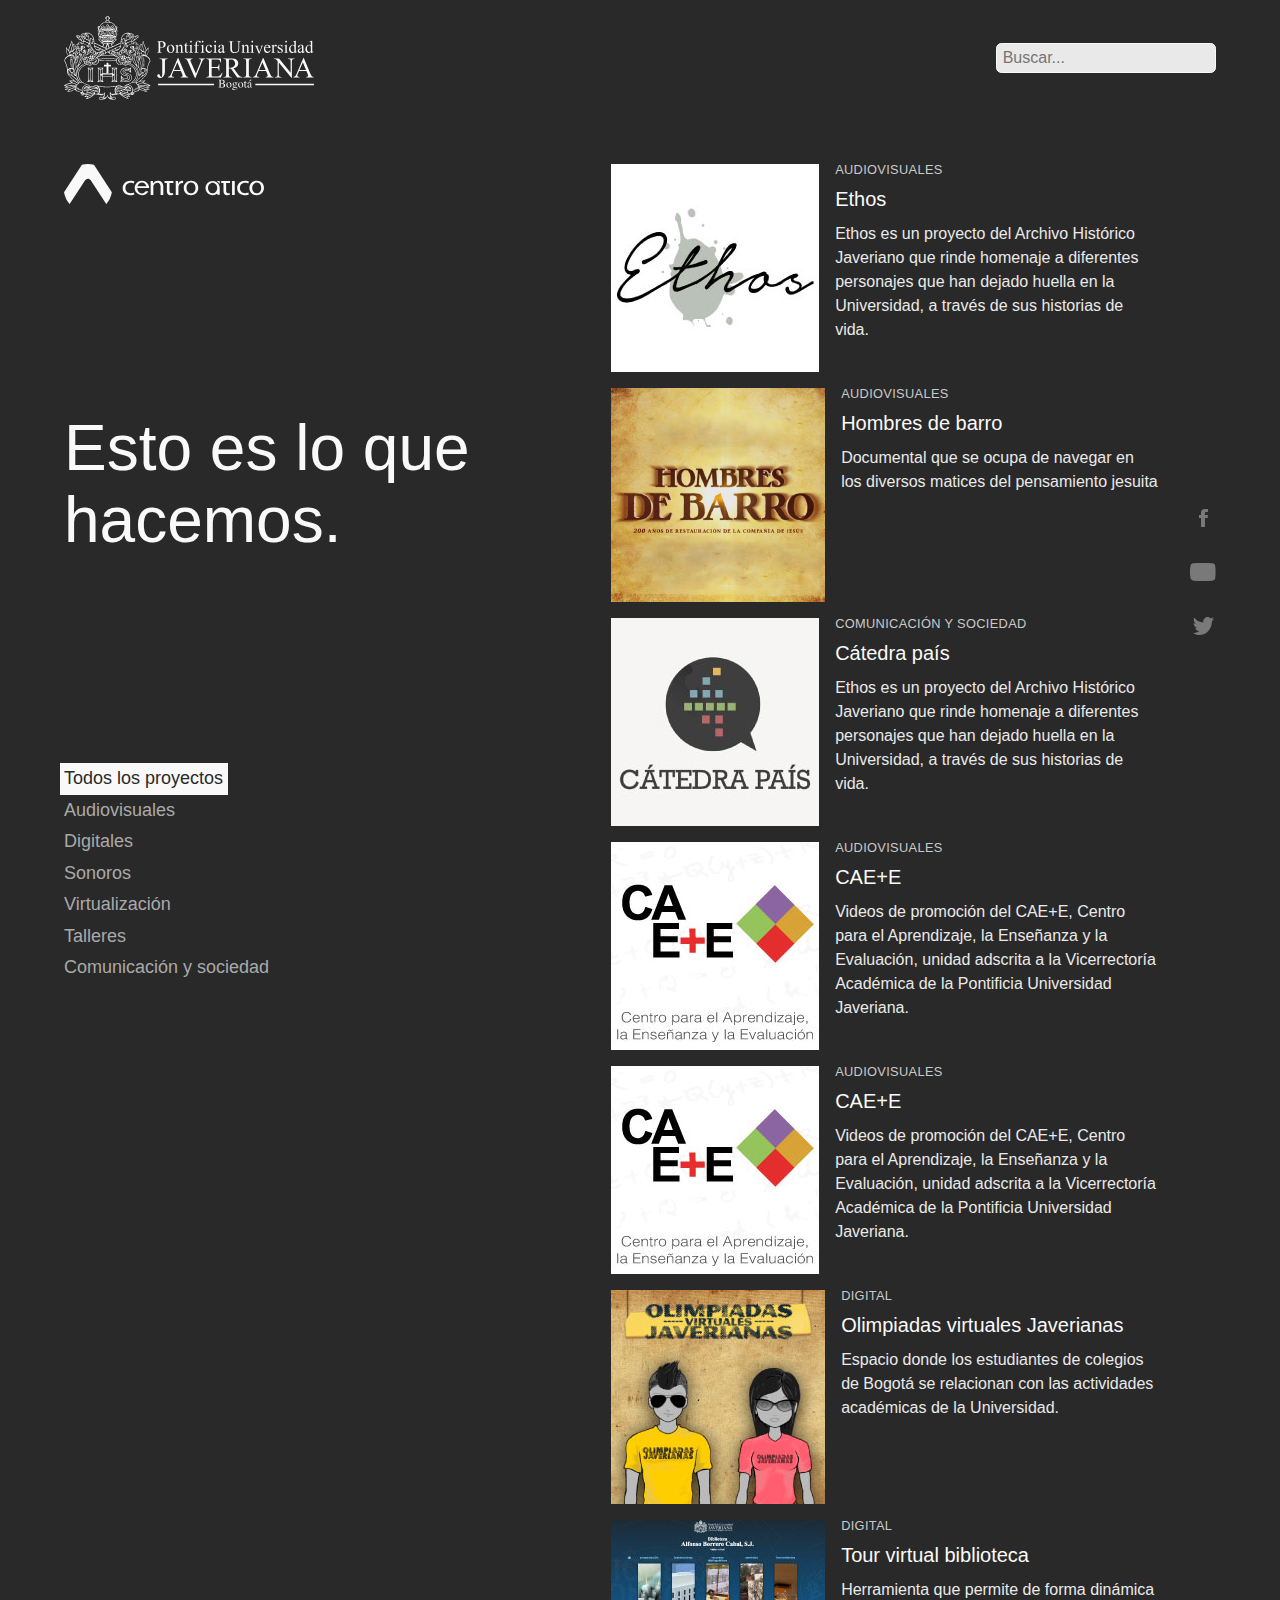
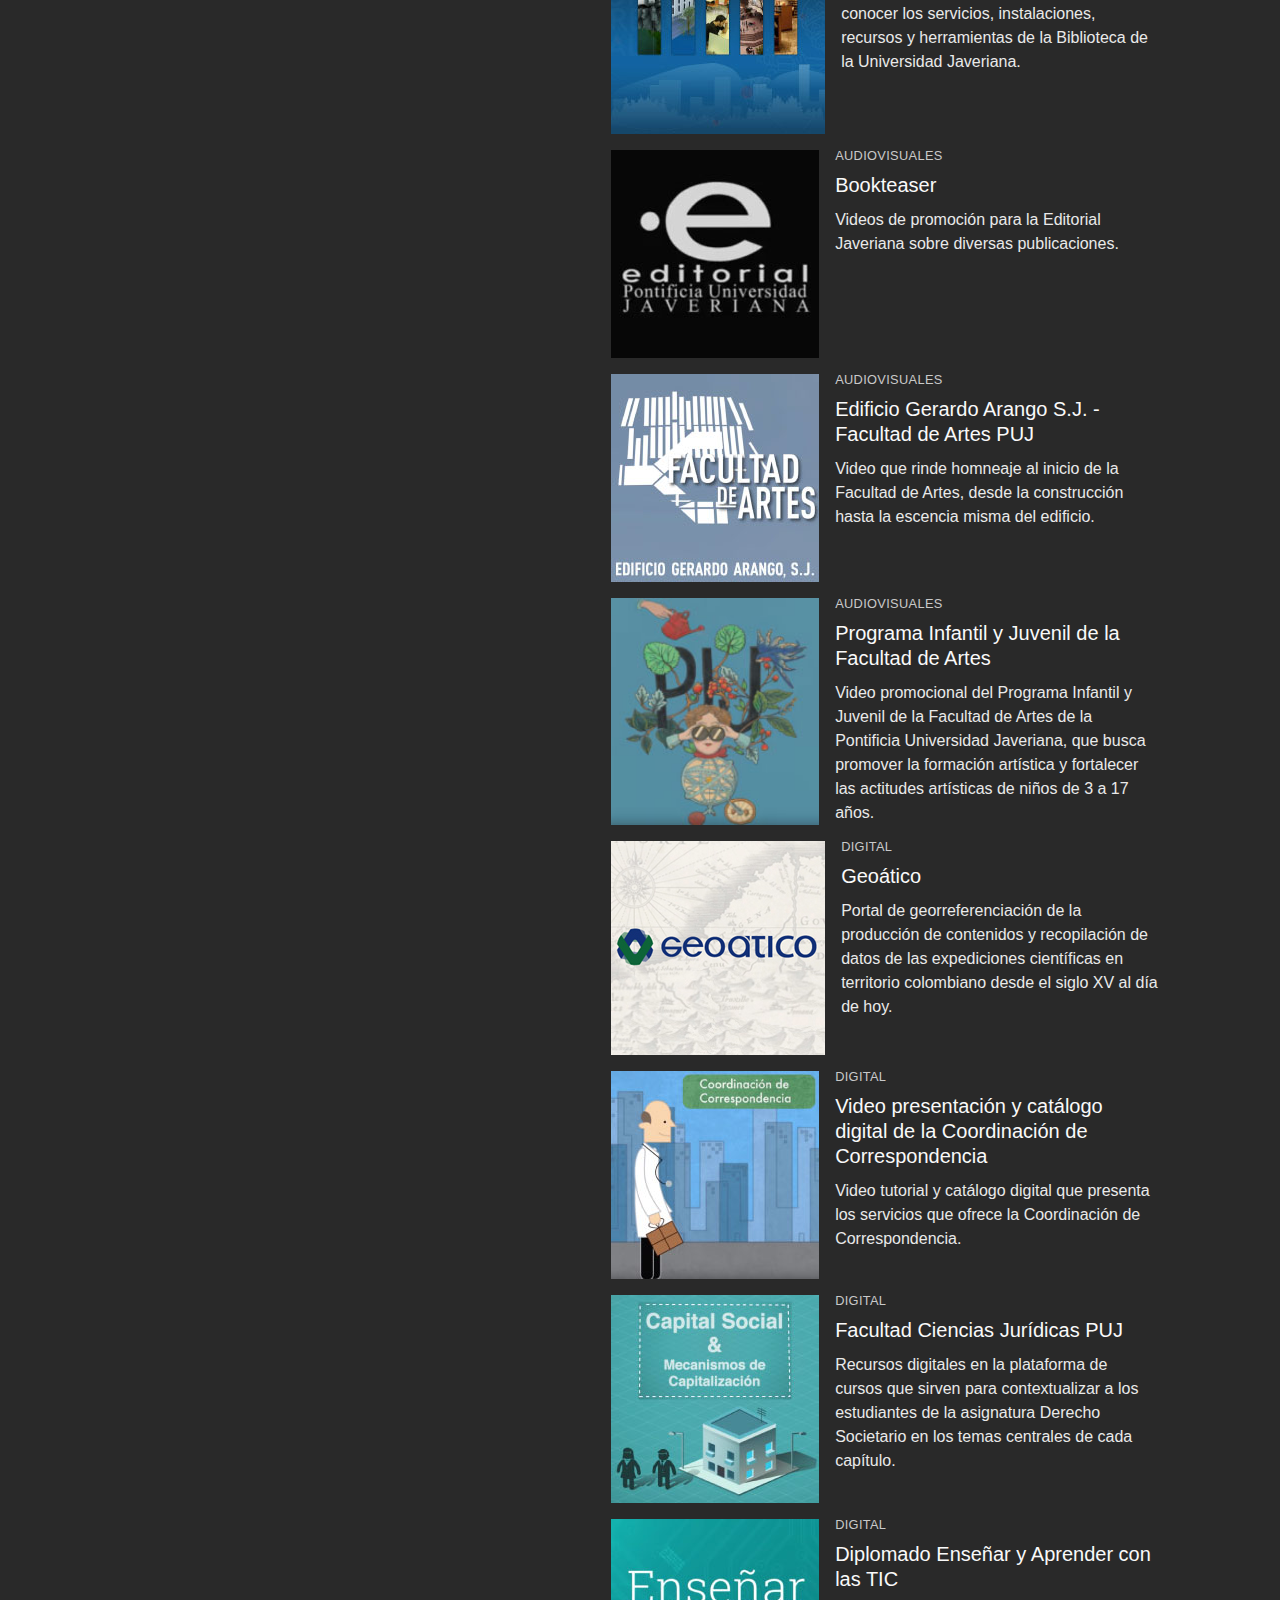
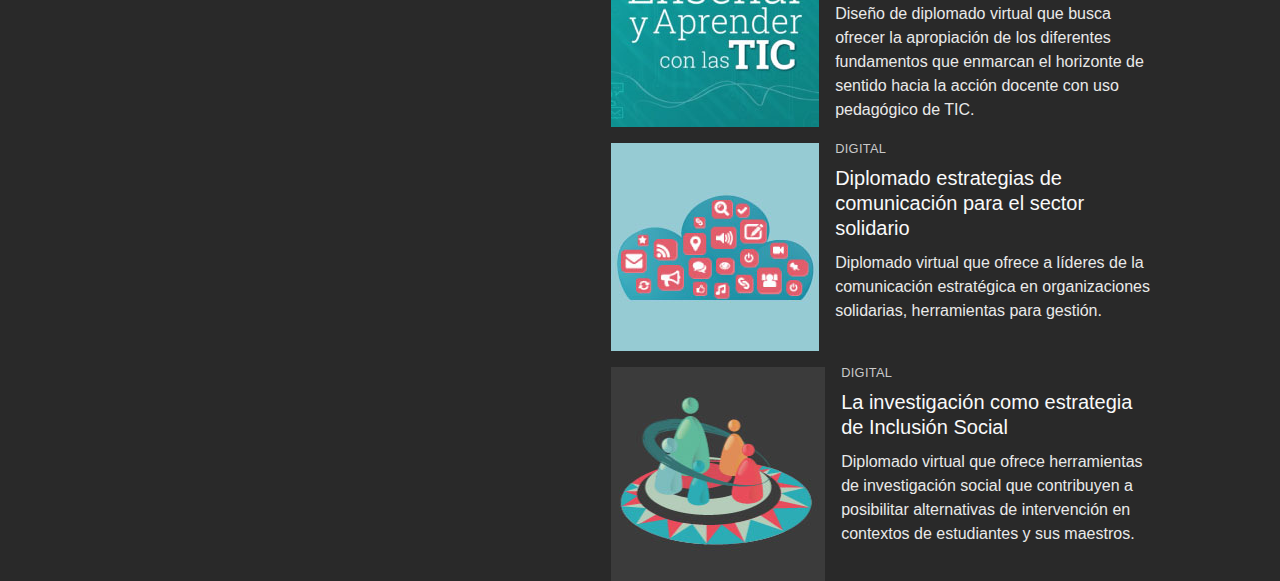
<file: index.html>
<!DOCTYPE html>
<html class="no-js">
<head>
        <meta charset="utf-8">
        <meta http-equiv="X-UA-Compatible" content="IE=edge">
        <title>Centro Ático :: Portafolio | Pontificia Universidad Javeriana</title>
        <meta name="description" content="">
        <meta name="viewport" content="width=device-width, initial-scale=1">
		<link href="http://www.javeriana.edu.co/PortalJaveriana-Theme/HomeJaveriana/images/favicon.ico" rel="Shortcut Icon" />
		<link href="http://overpass-30e2.kxcdn.com/overpass.css" rel="stylesheet">
        <link rel="stylesheet" href="css/estilo.css">
    </head>

    <body>
		<div class="header-wrapper">
			<header class="header">
				<h1 class="header-title" title="Pontificia Universidad Javeriana">
					<a href="http://www.javeriana.edu.co/home">
						<svg preserveAspectRatio="xMidYMid meet" class="header-title_escudo" viewBox="0 0 278.256 93.42">
							<title>Pontificia Universidad Javeriana</title>
							<use xlink:href="img/iconos.svg#escudo"></use>
						</svg>
					</a>
				</h1>
				<form class="header-search">
					<input class="header-search_input" type="search" placeholder="Buscar..."/>
				</form>
			</header>
		</div>
		<div class="content-wrapper">
			<main class="main">
				<section class="main-hero">
					<svg preserveAspectRatio="xMidYMid meet" class="main-hero_logo" viewBox="0 0 279.32 55.967">
						<title>Centro Ático</title>
						<use xlink:href="img/iconos.svg#logo"></use>
					</svg>
					<h1 class="main-hero_title">Esto es lo que hacemos.</h1>
					<nav class="main-hero-nav">
						<ul class="main-hero-nav-items">
							<li class="main-hero-nav-item">
								<a data-filter="filter-all" class="main-hero-nav_link:active main-hero-nav_link" href="#">Todos los proyectos</a>
							</li>
							<li class="main-hero-nav-item">
								<a data-filter="filter-aud" class="main-hero-nav_link" href="#">Audiovisuales</a>
							</li>
							<li class="main-hero-nav-item">
								<a data-filter="filter-dig" class="main-hero-nav_link" href="#">Digitales</a>
							</li>
							<li class="main-hero-nav-item">
								<a data-filter="filter-son" class="main-hero-nav_link" href="#">Sonoros</a>
							</li>
							<li class="main-hero-nav-item">
								<a data-filter="filter-vir" class="main-hero-nav_link" href="#">Virtualización</a>
							</li>
							<li class="main-hero-nav-item">
								<a data-filter="filter-tal" class="main-hero-nav_link" href="#">Talleres</a>
							</li>
							<li class="main-hero-nav-item">
								<a data-filter="filter-com" class="main-hero-nav_link" href="#">Comunicación y sociedad</a>
							</li>
						</ul>
					</nav>
				</section>
				<section class="main-projects">
					<ul class="main-projects-items">
						<li class="main-projects-item" data-item-type="filter-aud">
							<a class="main-projects_link main-projects:aud" href="aud-ethos.html">
								<img class="main-projects_link-img" src="img/aud/ethos.jpg" alt="Ethos"/>
								<span class="main-projects_link-meta">
									<h3 class="main-projects_link-meta_cat">Audiovisuales</h3>
									<h2 class="main-projects_link-meta_title">Ethos</h2>
									<p class="main-projects_link-meta_descr">Ethos es un proyecto del Archivo Histórico Javeriano que rinde homenaje a diferentes personajes que han dejado huella en la Universidad, a través de sus historias de vida.</p>
								</span>
							</a>
						</li>
						<li class="main-projects-item" data-item-type="filter-aud">
							<a class="main-projects_link main-projects:aud" href="aud-hombresdebarro.html">
								<img class="main-projects_link-img" src="img/aud/hombresdebarro.jpg" alt="Hombres de barro"/>
								<span class="main-projects_link-meta">
									<h3 class="main-projects_link-meta_cat">Audiovisuales</h3>
									<h2 class="main-projects_link-meta_title">Hombres de barro</h2>
									<p class="main-projects_link-meta_descr">Documental que se ocupa de navegar en los diversos matices del pensamiento jesuita</p>
								</span>
							</a>
						</li>
						<li class="main-projects-item" data-item-type="filter-com">
							<a class="main-projects_link main-projects:com" href="com-catedrapais.html">
								<img class="main-projects_link-img" src="img/com/catedrapais.jpg" alt="Cátedra País"/>
								<span class="main-projects_link-meta">
									<h3 class="main-projects_link-meta_cat">Comunicación y sociedad</h3>
									<h2 class="main-projects_link-meta_title">Cátedra país</h2>
									<p class="main-projects_link-meta_descr">Ethos es un proyecto del Archivo Histórico Javeriano que rinde homenaje a diferentes personajes que han dejado huella en la Universidad, a través de sus historias de vida.</p>
								</span>
							</a>
						</li>
						<li class="main-projects-item" data-item-type="filter-aud">
							<a class="main-projects_link main-projects:aud" href="aud-catedrapais.html">
								<img class="main-projects_link-img" src="img/aud/caee.jpg" alt="CAE+E"/>
								<span class="main-projects_link-meta">
									<h3 class="main-projects_link-meta_cat">Audiovisuales</h3>
									<h2 class="main-projects_link-meta_title">CAE+E</h2>
									<p class="main-projects_link-meta_descr">Videos de promoción del CAE+E, Centro para el Aprendizaje, la Enseñanza y la Evaluación, unidad adscrita a la Vicerrectoría Académica de la Pontificia Universidad Javeriana.</p>
								</span>
							</a>
						</li>
						<li class="main-projects-item" data-item-type="filter-aud">
							<a class="main-projects_link main-projects:aud" href="aud-catedrapais.html">
								<img class="main-projects_link-img" src="img/aud/caee.jpg" alt="CAE+E"/>
								<span class="main-projects_link-meta">
									<h3 class="main-projects_link-meta_cat">Audiovisuales</h3>
									<h2 class="main-projects_link-meta_title">CAE+E</h2>
									<p class="main-projects_link-meta_descr">Videos de promoción del CAE+E, Centro para el Aprendizaje, la Enseñanza y la Evaluación, unidad adscrita a la Vicerrectoría Académica de la Pontificia Universidad Javeriana.</p>
								</span>
							</a>
						</li>
						<li class="main-projects-item" data-item-type="filter-dig">
							<a class="main-projects_link main-projects:dig" href="dig-catedrapais.html">
								<img class="main-projects_link-img" src="img/dig/olimpiadas.jpg" alt="Olimpiadas virtuales Javerianas"/>
								<span class="main-projects_link-meta">
									<h3 class="main-projects_link-meta_cat">Digital</h3>
									<h2 class="main-projects_link-meta_title">Olimpiadas virtuales Javerianas</h2>
									<p class="main-projects_link-meta_descr">Espacio donde los estudiantes de colegios de Bogotá se relacionan con las actividades académicas de la Universidad.</p>
								</span>
							</a>
						</li>
						<li class="main-projects-item" data-item-type="filter-dig">
							<a class="main-projects_link main-projects:dig" href="dig-tourvirtual.html">
								<img class="main-projects_link-img" src="img/dig/tourvirtual.jpg" alt="Tour virtual biblioteca"/>
								<span class="main-projects_link-meta">
									<h3 class="main-projects_link-meta_cat">Digital</h3>
									<h2 class="main-projects_link-meta_title">Tour virtual biblioteca</h2>
									<p class="main-projects_link-meta_descr">Herramienta que permite de forma dinámica conocer los servicios, instalaciones, recursos y herramientas de la Biblioteca de la Universidad Javeriana.</p>
								</span>
							</a>
						</li>
						<li class="main-projects-item" data-item-type="filter-aud">
							<a class="main-projects_link main-projects:aud" href="aud-bookteaser.html">
								<img class="main-projects_link-img" src="img/aud/bookteaser.jpg" alt="Bookteaser"/>
								<span class="main-projects_link-meta">
									<h3 class="main-projects_link-meta_cat">Audiovisuales</h3>
									<h2 class="main-projects_link-meta_title">Bookteaser</h2>
									<p class="main-projects_link-meta_descr">Videos de promoción para la Editorial Javeriana sobre diversas publicaciones.</p>
								</span>
							</a>
						</li>
						<li class="main-projects-item" data-item-type="filter-aud">
							<a class="main-projects_link main-projects:aud" href="aud-construccionartes.html">
								<img class="main-projects_link-img" src="img/aud/construccionartes.jpg" alt="Edificio Gerardo Arango S.J. - Facultad de Artes PUJ"/>
								<span class="main-projects_link-meta">
									<h3 class="main-projects_link-meta_cat">Audiovisuales</h3>
									<h2 class="main-projects_link-meta_title">Edificio Gerardo Arango S.J. - Facultad de Artes PUJ</h2>
									<p class="main-projects_link-meta_descr">Video que rinde homneaje al inicio de la Facultad de Artes, desde la construcción hasta la escencia misma del edificio.</p>
								</span>
							</a>
						</li>
						<li class="main-projects-item" data-item-type="filter-aud">
							<a class="main-projects_link main-projects:aud" href="aud-pij.html">
								<img class="main-projects_link-img" src="img/aud/pij.jpg" alt="Programa Infantil y Juvenil de la Facultad de Artes "/>
								<span class="main-projects_link-meta">
									<h3 class="main-projects_link-meta_cat">Audiovisuales</h3>
									<h2 class="main-projects_link-meta_title">Programa Infantil y Juvenil de la Facultad de Artes </h2>
									<p class="main-projects_link-meta_descr">Video promocional del Programa Infantil y Juvenil de la Facultad de Artes de la Pontificia Universidad Javeriana, que busca promover la formación artística y fortalecer las actitudes artísticas de niños de 3 a 17 años.</p>
								</span>
							</a>
						</li>
						<li class="main-projects-item" data-item-type="filter-dig">
							<a class="main-projects_link main-projects:dig" href="dig-geoatico.html">
								<img class="main-projects_link-img" src="img/dig/geoatico.jpg" alt="Geoático"/>
								<span class="main-projects_link-meta">
									<h3 class="main-projects_link-meta_cat">Digital</h3>
									<h2 class="main-projects_link-meta_title">Geoático</h2>
									<p class="main-projects_link-meta_descr">Portal de georreferenciación de la producción de contenidos y recopilación de datos de las expediciones científicas en territorio colombiano desde el siglo XV al día de hoy.</p>
								</span>
							</a>
						</li>
						<li class="main-projects-item" data-item-type="filter-dig">
							<a class="main-projects_link main-projects:dig" href="dig-coordinaci.html">
								<img class="main-projects_link-img" src="img/dig/coordinaci.jpg" alt="Video presentación y catálogo digital de la Coordinación de Correspondencia"/>
								<span class="main-projects_link-meta">
									<h3 class="main-projects_link-meta_cat">Digital</h3>
									<h2 class="main-projects_link-meta_title">Video presentación y catálogo digital de la Coordinación de Correspondencia</h2>
									<p class="main-projects_link-meta_descr">Video tutorial y catálogo digital que presenta los servicios que ofrece la Coordinación de Correspondencia.</p>
								</span>
							</a>
						</li>
						<li class="main-projects-item" data-item-type="filter-dig">
							<a class="main-projects_link main-projects:dig" href="dig-fac.html">
								<img class="main-projects_link-img" src="img/dig/fac.jpg" alt="Facultad Ciencias Jurídicas PUJ"/>
								<span class="main-projects_link-meta">
									<h3 class="main-projects_link-meta_cat">Digital</h3>
									<h2 class="main-projects_link-meta_title">Facultad Ciencias Jurídicas PUJ</h2>
									<p class="main-projects_link-meta_descr">Recursos digitales en la plataforma de cursos que sirven para contextualizar a los estudiantes de la asignatura Derecho Societario en los temas centrales de cada capítulo.</p>
								</span>
							</a>
						</li>
						<li class="main-projects-item" data-item-type="filter-dig">
							<a class="main-projects_link main-projects:dig" href="dig-tic.html">
								<img class="main-projects_link-img" src="img/dig/tic.jpg" alt="Enseñar y aprender con las TIC"/>
								<span class="main-projects_link-meta">
									<h3 class="main-projects_link-meta_cat">Digital</h3>
									<h2 class="main-projects_link-meta_title">Diplomado Enseñar y Aprender con las TIC</h2>
									<p class="main-projects_link-meta_descr">Diseño de diplomado virtual que busca ofrecer la apropiación de los diferentes fundamentos que enmarcan el horizonte de sentido hacia la acción docente con uso pedagógico de TIC.</p>
								</span>
							</a>
						</li>
						<li class="main-projects-item" data-item-type="filter-dig">
							<a class="main-projects_link main-projects:dig" href="dig-diplomadosectorsoli.html">
								<img class="main-projects_link-img" src="img/dig/diplomadosectorsoli.jpg" alt="Diplomado estrategias de comunicación para el sector solidario"/>
								<span class="main-projects_link-meta">
									<h3 class="main-projects_link-meta_cat">Digital</h3>
									<h2 class="main-projects_link-meta_title">Diplomado estrategias de comunicación para el sector solidario</h2>
									<p class="main-projects_link-meta_descr">Diplomado virtual que ofrece a líderes de la comunicación estratégica en organizaciones solidarias, herramientas para gestión.</p>
								</span>
							</a>
						</li>
						<li class="main-projects-item" data-item-type="filter-dig">
							<a class="main-projects_link main-projects:dig" href="dig-investigacioninclusionsocial.html">
								<img class="main-projects_link-img" src="img/dig/investigacioninclusionsocial.jpg" alt="La investigación como estrategia de Inclusión Social"/>
								<span class="main-projects_link-meta">
									<h3 class="main-projects_link-meta_cat">Digital</h3>
									<h2 class="main-projects_link-meta_title">La investigación como estrategia de Inclusión Social</h2>
									<p class="main-projects_link-meta_descr">Diplomado virtual que ofrece herramientas de investigación social que contribuyen a posibilitar alternativas de intervención en contextos de estudiantes y sus maestros.</p>
								</span>
							</a>
						</li>
					</ul>
				</section>
			</main>
			<nav class="nav-social">
				<ul class="nav-social-links">
					<li>
						<a class="nav-social_link nav-social_link_fb" href="https://www.facebook.com/comunicacionesatico">
							<svg preserveAspectRatio="xMidYMid meet" class="nav-social_link_icon" viewBox="0 0 18.64 37.4">
								<title>Facebook</title>
								<use xlink:href="img/iconos.svg#social-fb"></use>
							</svg>
						</a>
					</li>
					<li>
						<a class="nav-social_link nav-social_link_yt" href="https://www.youtube.com/user/CentroAticoJaveriana">
							<svg preserveAspectRatio="xMidYMid meet" class="nav-social_link_icon" viewBox="0 0 41.34 28.9">
								<title>YouTube</title>
								<use xlink:href="img/iconos.svg#social-yt"></use>
							</svg>
						</a>
					</li>
					<li>
						<a class="nav-social_link nav-social_link_tw" href="https://twitter.com/centroatico">
							<svg preserveAspectRatio="xMidYMid meet" class="nav-social_link_icon" viewBox="0 0 37.41 32.214">
								<title>Twitter</title>
								<use xlink:href="img/iconos.svg#social-tw"></use>
							</svg>
						</a>
					</li>
				</ul>
			</nav>
		</div>
		<script src="http://code.jquery.com/jquery-3.3.1.min.js"></script>
		<script src="js/funciones.js"></script>
    </body>
</html>
</file>
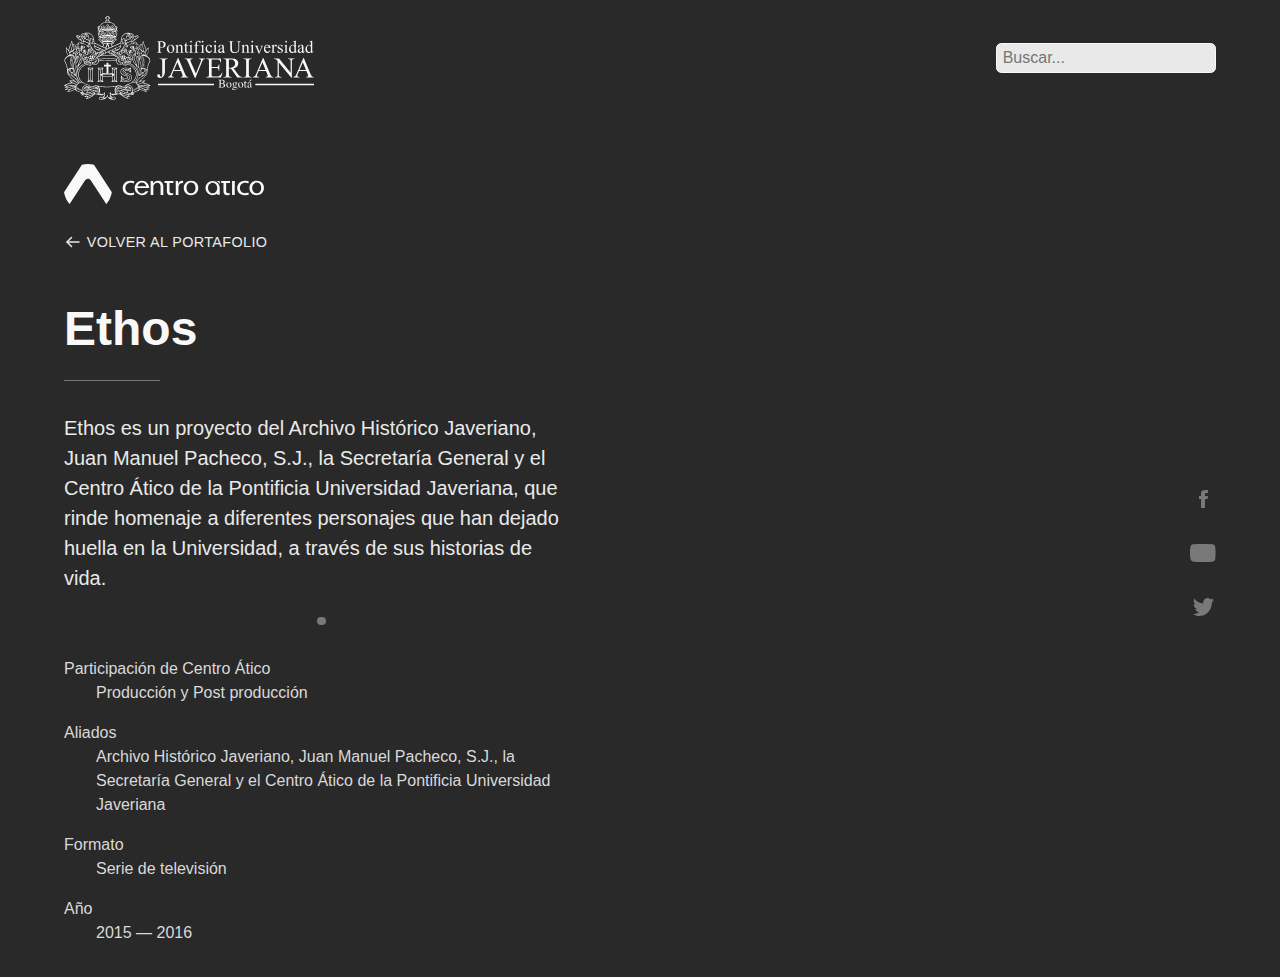
<file: aud-ethos.html>
<!DOCTYPE html>
<html class="no-js">
<head>
        <meta charset="utf-8">
        <meta http-equiv="X-UA-Compatible" content="IE=edge">
        <title>Centro Ático :: Portafolio | Pontificia Universidad Javeriana</title>
        <meta name="description" content="">
        <meta name="viewport" content="width=device-width, initial-scale=1">
		<link href="http://www.javeriana.edu.co/PortalJaveriana-Theme/HomeJaveriana/images/favicon.ico" rel="Shortcut Icon" />
		<link href="http://overpass-30e2.kxcdn.com/overpass.css" rel="stylesheet">
        <link rel="stylesheet" href="css/estilo.css">
    </head>

    <body>
		<div class="header-wrapper">
			<header class="header">
				<h1 class="header-title" title="Pontificia Universidad Javeriana">
					<a href="http://www.javeriana.edu.co/home">
						<svg preserveAspectRatio="xMidYMid meet" class="header-title_escudo" viewBox="0 0 278.256 93.42">
							<title>Pontificia Universidad Javeriana</title>
							<use xlink:href="img/iconos.svg#escudo"></use>
						</svg>
					</a>
				</h1>
				<form class="header-search">
					<input class="header-search_input" type="search" placeholder="Buscar..."/>
				</form>
			</header>
		</div>
		<div class="content-wrapper">
			<article class="main main-article">
				<section class="main-article-hero">
					<svg preserveAspectRatio="xMidYMid meet" class="main-article-hero_logo" viewBox="0 0 279.32 55.967">
						<title>Centro Ático</title>
						<use xlink:href="img/iconos.svg#logo"></use>
					</svg>
					<a class="main-article-hero-goback" href="index.html">Volver al portafolio</a>
					<h1 class="main-article-hero_title">Ethos</h1>
					<p class="main-article-hero_desc">Ethos es un proyecto del Archivo Histórico Javeriano, Juan Manuel Pacheco, S.J., la Secretaría General y el Centro Ático de la Pontificia Universidad Javeriana, que rinde homenaje a diferentes personajes que han dejado huella en la Universidad, a través de sus historias de vida.</p>
					<div class="main-article-hero-details">
						<dl class="main-article-hero_detail">
							<dt class="main-article-hero_detail-title">Participación de Centro Ático</dt>
							<dd class="main-article-hero_detail-text">Producción y Post producción</dd>
						</dl>
						<dl class="main-article-hero_detail">
							<dt class="main-article-hero_detail-title">Aliados</dt>
							<dd class="main-article-hero_detail-text">Archivo Histórico Javeriano, Juan Manuel Pacheco, S.J., la Secretaría General y el Centro Ático de la Pontificia Universidad Javeriana</dd>
						</dl>
						<dl class="main-article-hero_detail">
							<dt class="main-article-hero_detail-title">Formato</dt>
							<dd class="main-article-hero_detail-text">Serie de televisión</dd>
						</dl>
						<dl class="main-article-hero_detail">
							<dt class="main-article-hero_detail-title">Año</dt>
							<dd class="main-article-hero_detail-text">2015 &mdash; 2016</dd>
						</dl>
					</div>
				</section>
				<section class="main-project">
					<figure class="main-project-media">
						<iframe class="main-project-media_embed" allowfullscreen="" src="https://www.youtube-nocookie.com/embed/8KuNG-3xlvs?rel=0" frameborder="0" height="360" width="640"></iframe>
					</figure>
				</section>
			</article>
			<nav class="nav-social">
				<ul class="nav-social-links">
					<li>
						<a class="nav-social_link nav-social_link_fb" href="https://www.facebook.com/comunicacionesatico">
							<svg preserveAspectRatio="xMidYMid meet" class="nav-social_link_icon" viewBox="0 0 18.64 37.4">
								<title>Facebook</title>
								<use xlink:href="img/iconos.svg#social-fb"></use>
							</svg>
						</a>
					</li>
					<li>
						<a class="nav-social_link nav-social_link_yt" href="https://www.youtube.com/user/CentroAticoJaveriana">
							<svg preserveAspectRatio="xMidYMid meet" class="nav-social_link_icon" viewBox="0 0 41.34 28.9">
								<title>YouTube</title>
								<use xlink:href="img/iconos.svg#social-yt"></use>
							</svg>
						</a>
					</li>
					<li>
						<a class="nav-social_link nav-social_link_tw" href="https://twitter.com/centroatico">
							<svg preserveAspectRatio="xMidYMid meet" class="nav-social_link_icon" viewBox="0 0 37.41 32.214">
								<title>Twitter</title>
								<use xlink:href="img/iconos.svg#social-tw"></use>
							</svg>
						</a>
					</li>
				</ul>
			</nav>
		</div>
		<script src="http://code.jquery.com/jquery-3.3.1.min.js"></script>
		<script src="js/funciones.js"></script>
    </body>
</html>
</file>
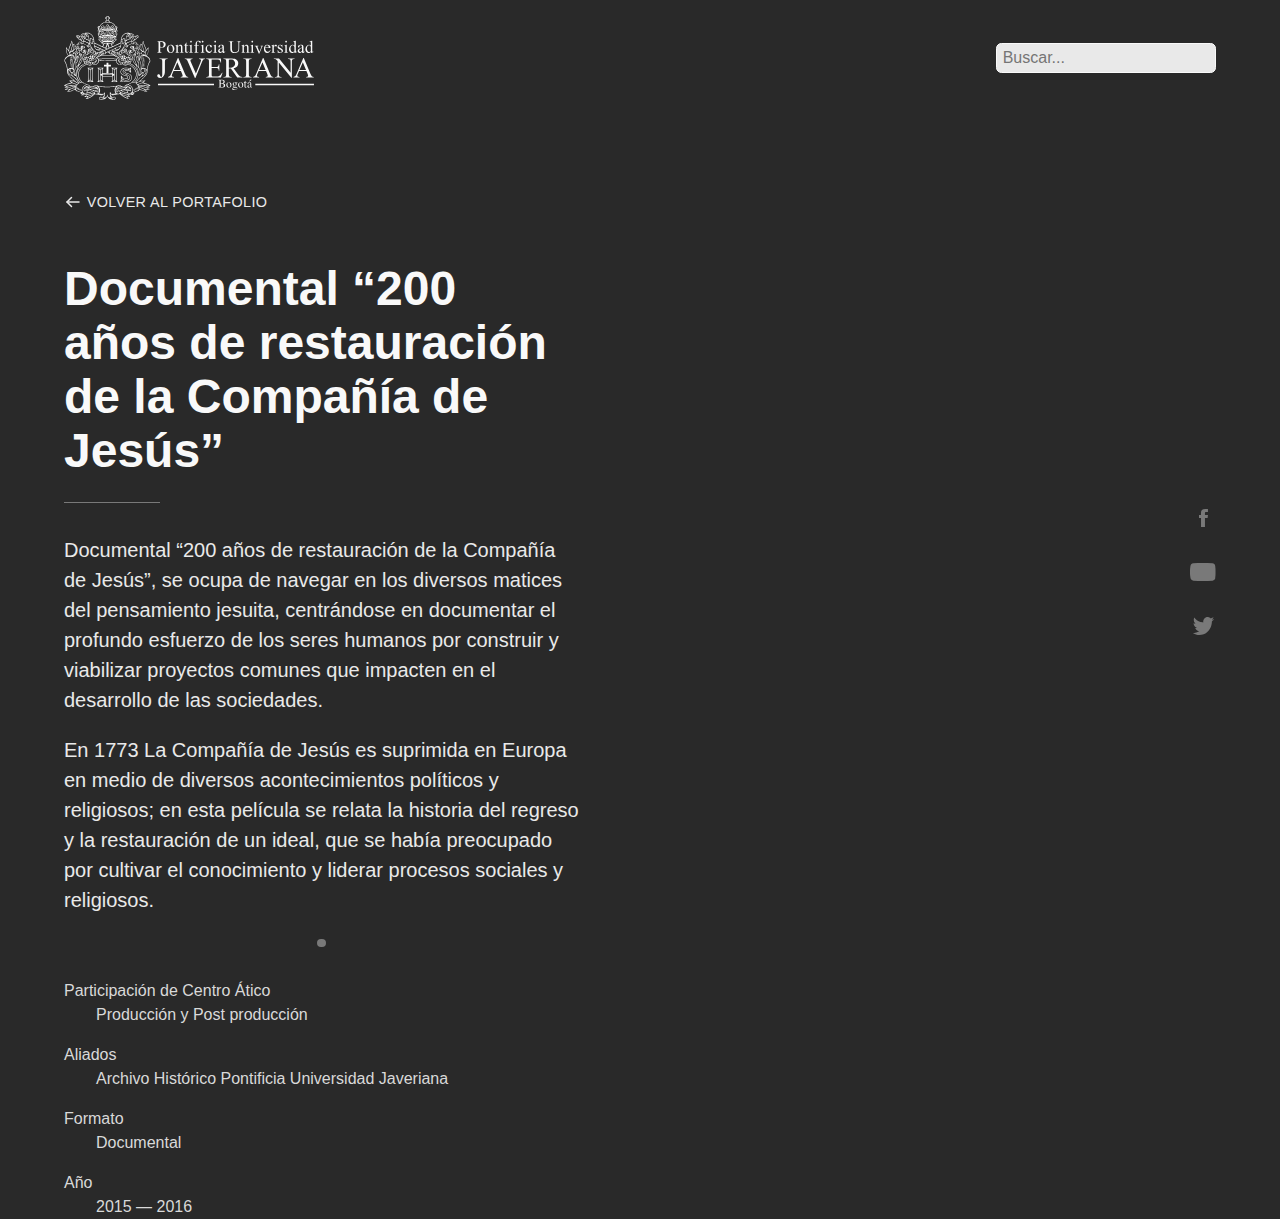
<file: aud-hombresdebarro.html>
<!DOCTYPE html>
<html class="no-js">
<head>
        <meta charset="utf-8">
        <meta http-equiv="X-UA-Compatible" content="IE=edge">
        <title>Centro Ático :: Portafolio | Pontificia Universidad Javeriana</title>
        <meta name="description" content="">
        <meta name="viewport" content="width=device-width, initial-scale=1">
		<link href="http://www.javeriana.edu.co/PortalJaveriana-Theme/HomeJaveriana/images/favicon.ico" rel="Shortcut Icon" />
		<link href="http://overpass-30e2.kxcdn.com/overpass.css" rel="stylesheet">
        <link rel="stylesheet" href="css/estilo.css">
    </head>

    <body>
		<div class="header-wrapper">
			<header class="header">
				<h1 class="header-title" title="Pontificia Universidad Javeriana">
					<a href="http://www.javeriana.edu.co/home">
						<svg preserveAspectRatio="xMidYMid meet" class="header-title_escudo" viewBox="0 0 278.256 93.42">
							<title>Pontificia Universidad Javeriana</title>
							<use xlink:href="img/iconos.svg#escudo"></use>
						</svg>
					</a>
				</h1>
				<form class="header-search">
					<input class="header-search_input" type="search" placeholder="Buscar..."/>
				</form>
			</header>
		</div>
		<div class="content-wrapper">
			<article class="main main-article">
				<section class="main-article-hero">
					<svg preserveAspectRatio="xMidYMid meet" class="main-article-hero_logo" viewBox="0 0 279.32 55.967">
						<title>Centro Ático</title>
						<use xlink:href="img/iconos.svg#logo"></use>
					</svg>
					<a class="main-article-hero-goback" href="index.html">Volver al portafolio</a>
					<h1 class="main-article-hero_title">Documental &ldquo;200 años de restauración de la Compañía de Jesús&rdquo;</h1>
					<p class="main-article-hero_desc">Documental &ldquo;200 años de restauración de la Compañía de Jesús&rdquo;, se ocupa de navegar en los diversos matices del pensamiento jesuita, centrándose en documentar el profundo esfuerzo de los seres humanos por construir y viabilizar proyectos comunes que impacten en el desarrollo de las sociedades.</p>
					<p class="main-article-hero_desc">En 1773 La Compañía de Jesús es suprimida en Europa en medio de diversos acontecimientos políticos y religiosos; en esta película se relata la historia del regreso y la restauración de un ideal, que se había preocupado por cultivar el conocimiento y liderar procesos sociales y religiosos.</p>
					<div class="main-article-hero-details">
						<dl class="main-article-hero_detail">
							<dt class="main-article-hero_detail-title">Participación de Centro Ático</dt>
							<dd class="main-article-hero_detail-text">Producción y Post producción</dd>
						</dl>
						<dl class="main-article-hero_detail">
							<dt class="main-article-hero_detail-title">Aliados</dt>
							<dd class="main-article-hero_detail-text">Archivo Histórico Pontificia Universidad Javeriana</dd>
						</dl>
						<dl class="main-article-hero_detail">
							<dt class="main-article-hero_detail-title">Formato</dt>
							<dd class="main-article-hero_detail-text">Documental</dd>
						</dl>
						<dl class="main-article-hero_detail">
							<dt class="main-article-hero_detail-title">Año</dt>
							<dd class="main-article-hero_detail-text">2015 &mdash; 2016</dd>
						</dl>
					</div>
				</section>
				<section class="main-project">
					<figure class="main-project-media">
						<iframe class="main-project-media_embed" allowfullscreen="" src="https://www.youtube-nocookie.com/embed/8KuNG-3xlvs?rel=0" frameborder="0" height="360" width="640"></iframe>
					</figure>
				</section>
			</article>
			<nav class="nav-social">
				<ul class="nav-social-links">
					<li>
						<a class="nav-social_link nav-social_link_fb" href="https://www.facebook.com/comunicacionesatico">
							<svg preserveAspectRatio="xMidYMid meet" class="nav-social_link_icon" viewBox="0 0 18.64 37.4">
								<title>Facebook</title>
								<use xlink:href="img/iconos.svg#social-fb"></use>
							</svg>
						</a>
					</li>
					<li>
						<a class="nav-social_link nav-social_link_yt" href="https://www.youtube.com/user/CentroAticoJaveriana">
							<svg preserveAspectRatio="xMidYMid meet" class="nav-social_link_icon" viewBox="0 0 41.34 28.9">
								<title>YouTube</title>
								<use xlink:href="img/iconos.svg#social-yt"></use>
							</svg>
						</a>
					</li>
					<li>
						<a class="nav-social_link nav-social_link_tw" href="https://twitter.com/centroatico">
							<svg preserveAspectRatio="xMidYMid meet" class="nav-social_link_icon" viewBox="0 0 37.41 32.214">
								<title>Twitter</title>
								<use xlink:href="img/iconos.svg#social-tw"></use>
							</svg>
						</a>
					</li>
				</ul>
			</nav>
		</div>
		<script src="http://code.jquery.com/jquery-3.3.1.min.js"></script>
		<script src="js/funciones.js"></script>
    </body>
</html>
</file>
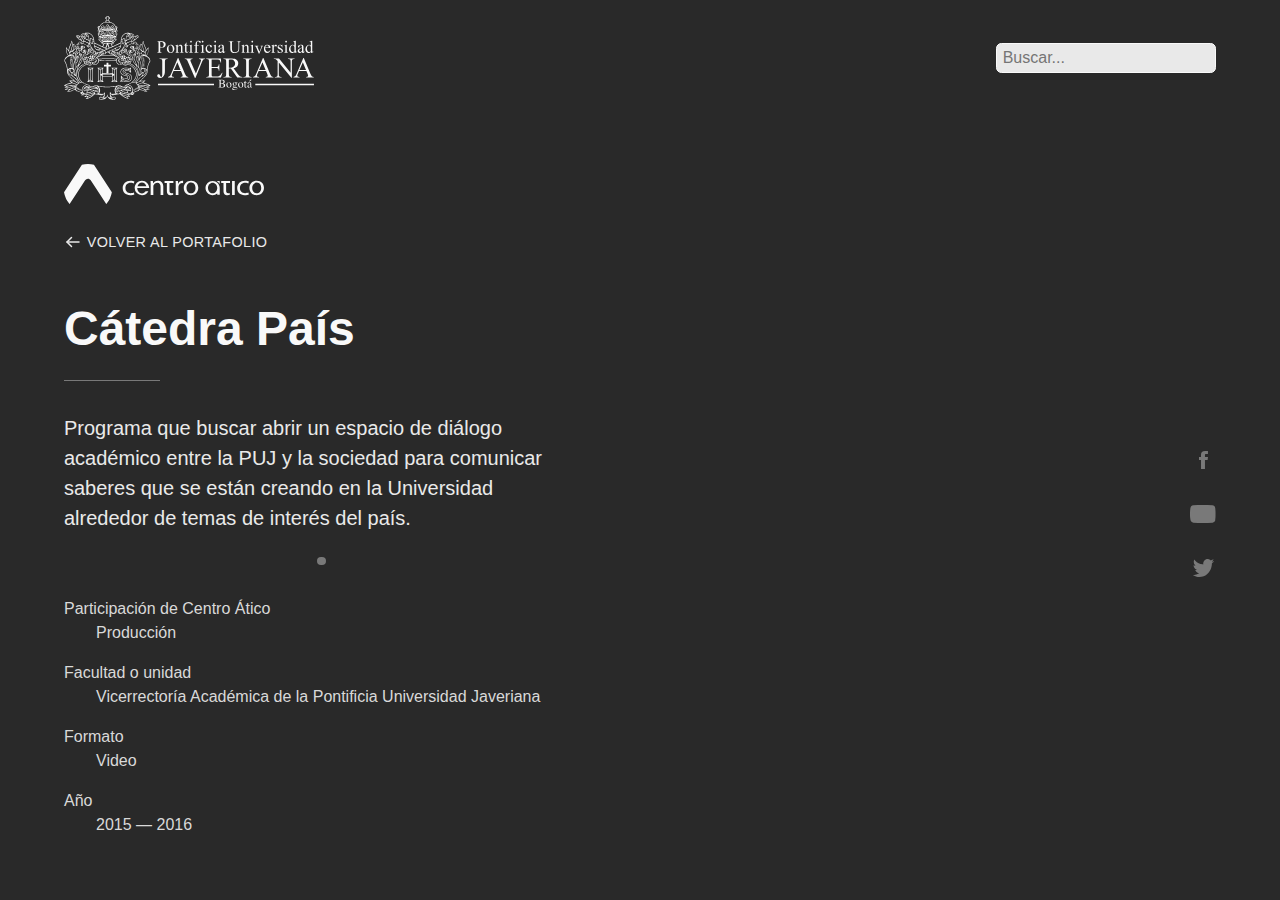
<file: com-catedrapais.html>
<!DOCTYPE html>
<html class="no-js">
<head>
        <meta charset="utf-8">
        <meta http-equiv="X-UA-Compatible" content="IE=edge">
        <title>Centro Ático :: Portafolio | Pontificia Universidad Javeriana</title>
        <meta name="description" content="">
        <meta name="viewport" content="width=device-width, initial-scale=1">
		<link href="http://www.javeriana.edu.co/PortalJaveriana-Theme/HomeJaveriana/images/favicon.ico" rel="Shortcut Icon" />
		<link href="http://overpass-30e2.kxcdn.com/overpass.css" rel="stylesheet">
        <link rel="stylesheet" href="css/estilo.css">
    </head>

    <body>
		<div class="header-wrapper">
			<header class="header">
				<h1 class="header-title" title="Pontificia Universidad Javeriana">
					<a href="http://www.javeriana.edu.co/home">
						<svg preserveAspectRatio="xMidYMid meet" class="header-title_escudo" viewBox="0 0 278.256 93.42">
							<title>Pontificia Universidad Javeriana</title>
							<use xlink:href="img/iconos.svg#escudo"></use>
						</svg>
					</a>
				</h1>
				<form class="header-search">
					<input class="header-search_input" type="search" placeholder="Buscar..."/>
				</form>
			</header>
		</div>
		<div class="content-wrapper">
			<article class="main main-article">
				<section class="main-article-hero">
					<svg preserveAspectRatio="xMidYMid meet" class="main-article-hero_logo" viewBox="0 0 279.32 55.967">
						<title>Centro Ático</title>
						<use xlink:href="img/iconos.svg#logo"></use>
					</svg>
					<a class="main-article-hero-goback" href="index.html">Volver al portafolio</a>
					<h1 class="main-article-hero_title">Cátedra País</h1>
					<p class="main-article-hero_desc">Programa que buscar abrir un espacio de diálogo académico entre la PUJ y la sociedad para comunicar saberes que se están creando en la Universidad alrededor de temas de interés del país.</p>
					<div class="main-article-hero-details">
						<dl class="main-article-hero_detail">
							<dt class="main-article-hero_detail-title">Participación de Centro Ático</dt>
							<dd class="main-article-hero_detail-text">Producción</dd>
						</dl>
						<dl class="main-article-hero_detail">
							<dt class="main-article-hero_detail-title">Facultad o unidad</dt>
							<dd class="main-article-hero_detail-text">Vicerrectoría Académica de la Pontificia Universidad Javeriana</dd>
						</dl>
						<dl class="main-article-hero_detail">
							<dt class="main-article-hero_detail-title">Formato</dt>
							<dd class="main-article-hero_detail-text">Video</dd>
						</dl>
						<dl class="main-article-hero_detail">
							<dt class="main-article-hero_detail-title">Año</dt>
							<dd class="main-article-hero_detail-text">2015 &mdash; 2016</dd>
						</dl>
					</div>
				</section>
				<section class="main-project">
					<figure class="main-project-media">
						<iframe class="main-project-media_embed" allowfullscreen="" src="https://www.youtube-nocookie.com/embed/8KuNG-3xlvs?rel=0" frameborder="0" height="360" width="640"></iframe>
					</figure>
				</section>
			</article>
			<nav class="nav-social">
				<ul class="nav-social-links">
					<li>
						<a class="nav-social_link nav-social_link_fb" href="https://www.facebook.com/comunicacionesatico">
							<svg preserveAspectRatio="xMidYMid meet" class="nav-social_link_icon" viewBox="0 0 18.64 37.4">
								<title>Facebook</title>
								<use xlink:href="img/iconos.svg#social-fb"></use>
							</svg>
						</a>
					</li>
					<li>
						<a class="nav-social_link nav-social_link_yt" href="https://www.youtube.com/user/CentroAticoJaveriana">
							<svg preserveAspectRatio="xMidYMid meet" class="nav-social_link_icon" viewBox="0 0 41.34 28.9">
								<title>YouTube</title>
								<use xlink:href="img/iconos.svg#social-yt"></use>
							</svg>
						</a>
					</li>
					<li>
						<a class="nav-social_link nav-social_link_tw" href="https://twitter.com/centroatico">
							<svg preserveAspectRatio="xMidYMid meet" class="nav-social_link_icon" viewBox="0 0 37.41 32.214">
								<title>Twitter</title>
								<use xlink:href="img/iconos.svg#social-tw"></use>
							</svg>
						</a>
					</li>
				</ul>
			</nav>
		</div>
		<script src="http://code.jquery.com/jquery-3.3.1.min.js"></script>
		<script src="js/funciones.js"></script>
    </body>
</html>
</file>
<file: css/estilo.css>
/* Variables */
:root{
	--color-fondo:#292929;
	--color-texto:#e9e9e9;
	--color-medio:#797979;
	--color-blanc:#f9f9f9;
	--ease:cubic-bezier(0.86,0,0.07,1);
}

/* Global */
*,*:before,*:after{box-sizing:inherit;margin:0;padding:0;border:0;list-style:none;box-sizing:border-box;font-family:'Overpass',sans-serif}
html,body{height:100%;background-color:var(--color-fondo)}
body{min-height:100%;flex-flow:column nowrap}

body,.header,.content-wrapper,.main,.main-hero,.main-article-hero,.nav-social,.nav-social-links{display:flex}
.header,.content-wrapper{width:calc(100% - 2rem);margin:0 1rem}

/* Header */
.header{padding:1em 0;flex-flow:column nowrap;align-items:center}
.header-title{width:100%;max-width:250px;display:inline-block}
.header-title_escudo{display:block;line-height:0;fill:var(--color-blanc)}
.header-search{margin-top:1em}
.header-search_input{border-radius:.333em;padding:.333em;background:var(--color-texto);color:var(--color-fondo);border:1px solid var(--color-blanc);font-size:1em;font-weight:200}

/* Contenido */
.content-wrapper,.main,.main-hero,.main-article-hero{flex-flow:column nowrap}
.content-wrapper{padding:2em 0 1em}
.main-hero,.main-article-hero{text-align:center}
.main-hero{justify-content:space-between}
.main-hero_logo,.main-article-hero_logo{fill:var(--color-blanc);height:auto;width:100%;max-width:200px;margin:0 auto}
.main-hero_title,.main-article-hero_title{margin:1.5em 0 .5em;color:var(--color-blanc);line-height:1.125em}
.main-hero_title{font-weight:400;font-size:2em}

/** Contenido: Categorías **/
.main-hero-nav-item{display:inline}
.main-hero-nav-item+.main-hero-nav-item:before{content:' | ';color:#595959;margin:0 .5em}
.main-hero-nav_link{position:relative;display:inline-block;color:#a9a9a9;text-decoration:none;font-size:1.125em;font-weight:400;line-height:1.5;transition:color .5s var(--ease)}
.main-hero-nav_link:hover{color:var(--color-blanc)}
.main-hero-nav_link:after{content:'';position:absolute;width:100%;transform:scaleX(0);height:1px;bottom:.333em;left:0;background-color:var(--color-blanc);transform-origin:100% 100%;transition:transform .5s var(--ease)}
.main-hero-nav_link:hover:after{transform:scaleX(1);transform-origin:0% 100%}
.main-hero-nav_link\:active{background-color:var(--color-blanc);color:var(--color-fondo);padding:0 .25em;margin-left:-.25em}

/** Contenido: Proyectos **/
.main-projects{margin-top:3em}
.main-projects{flex:0 1 auto}
.main-project{flex:1 1 auto}
.main-projects-items{display:flex;flex-flow:column nowrap}
.main-projects-item+.main-projects-item{margin:1em 0 0}
.main-projects_link{display:flex;flex-flow:row nowrap;flex:0 1 100%;text-decoration:none;opacity:1;transition:opacity .5s var(--ease)}
.main-projects-items:hover .main-projects_link:not(:hover){opacity:.333}
.main-projects_link-img{flex:0 0 auto;line-height:0;filter:grayscale(0%);transition:filter .5s var(--ease);object-fit:cover;object-position:50% 50%}
.main-projects-items:hover .main-projects_link:not(:hover) .main-projects_link-img{filter:grayscale(100%)}
.main-projects_link-meta{margin-left:1em;flex:1 1 auto}
.main-projects_link-meta_cat{font-weight:200;font-size:.8em;text-transform:uppercase;letter-spacing:.05ex;color:#c9c9c9;line-height:1em}
.main-projects_link-meta_title{font-weight:300;font-size:1.25em;color:var(--color-blanc);line-height:1.25em;margin:.5em 0}
.main-projects_link-meta_descr{font-weight:200;font-size:1em;color:var(--color-texto);line-height:1.5em}

/** Contenido: Proyecto - Detalle **/
.main-article-hero{order:2}
.main-project{order:1}
.main-project-media{display:block;position:relative;width:100%;height:100%;padding-bottom:1em}
.main-project-media_embed{display:block;margin:0 auto;width:100%}
.main-article-hero-goback{margin:2em 0 0;color:var(--color-texto);font-size:.9em;text-transform:uppercase;letter-spacing:.05ex;font-weight:200;text-decoration:none}
.main-article-hero-goback:before{content:url(../img/iconos.svg#goback-view);display:inline-block;width:1.25em;height:auto;margin-right:.333em;vertical-align:middle}
.main-article-hero_title{font-size:2em}
.main-article-hero_title:after{content:'';display:block;width:2em;height:1px;margin:.5em auto .25em;background-color:var(--color-medio)}
.main-article-hero_desc{text-align:left;color:var(--color-texto);font-weight:300;font-size:1.25em;line-height:1.5em}
.main-article-hero-details{text-align:left;color:#d9d9d9;line-height:1.5em;margin-top:1em}
.main-article-hero-details:before{content:'';display:block;width:1ex;height:1ex;margin:.5em auto 2em;border-radius:50%;background-color:var(--color-medio)}
.main-article-hero_detail{font-size:1em}
.main-article-hero_detail+.main-article-hero_detail{margin-top:1em}
.main-article-hero_detail-title{font-weight:500}
.main-article-hero_detail-text{font-weight:200;margin-left:2em}

/* Social */
.nav-social{padding:2em 0;justify-content:center;align-items:center}
.nav-social-links{flex-flow:row nowrap;text-align:center;padding:2em 0 0;border-top:1px dotted var(--color-medio)}
.nav-social_link{display:block;margin:0 1em}
.nav-social_link_icon{height:18px;width:auto;fill:var(--color-medio);transition:fill .5s var(--ease)}
.nav-social_link:hover .nav-social_link_icon{fill:var(--color-texto)}

@media only screen and (min-width:600px){
	/* Header (min-width:600px) */
	.header,.content-wrapper{flex-flow:row nowrap;justify-content:space-between;align-items:center;width:95%;margin:0 auto}
	.header-search{margin-top:0}

	/* Contenido (min-width:600px) */
	.content-wrapper{padding:3em 0 2em;align-items:stretch;height:100%}
	.main-hero_title,.main-article-hero_title{margin:2em 0 1em}

	/** Contenido: Proyecto - Detalle **/
	.main-article{flex:0 1 auto}
	.main-article-hero{order:1}
	.main-project{order:2;margin-top:3em}

	/* Social (min-width:600px) */
	.nav-social{padding:0 0 0 1em;justify-content:center;align-items:center}
	.nav-social-links{flex-flow:column nowrap;padding:0;border-top:none}
	.nav-social_link{margin:1em 0}
}

@media only screen and (min-width:900px){
	/* Social (min-width:900px) */
	.nav-social{padding:0 0 0 1.333em;justify-content:center;align-items:center}

	/* Contenido */
	.main{flex-flow:row nowrap;flex:1 1 auto}
	.main-hero,.main-article-hero{flex:0 0 50%;text-align:left;padding-right:2em}
	.main-hero_logo,.main-article-hero_logo{margin:0}
	.main-hero_title,.main-article-hero_title{margin:0}
	.main-hero_title{font-size:3em}
	.main-article-hero_title{font-size:2em;margin:1em 0 0}
	.main-article-hero_desc{margin:1em 0 0}

	/** Contenido: Categorías (min-width:900px) **/
	.main-hero-nav-item{display:block}
	.main-hero-nav-item+.main-hero-nav-item:before{content:'';margin:0}
	.main-hero-nav_link{line-height:1.75em}

	/** Contenido: Proyectos (min-width:900px) **/
	.main-projects{margin-top:0}
	.main-projects-items{justify-content:flex-end}

	/** Contenido: Proyecto - Detalle **/
	.main-project{margin-top:0}
	.main-project-media{display:block;overflow:hidden;position:relative;width:100%;height:100%}
	.main-project-media_embed{position:absolute;top:0;left:0;width:100%;height:100%}
	.main-article-hero_title:after{margin:.5em 0 .25em}
}

@media only screen and (min-width:1200px){
	/* Header (min-width:1200px) */
	.header,.content-wrapper{width:90%}

	/* Social (min-width:1200px) */
	.nav-social{padding:0 0 0 2em;justify-content:center;align-items:center}

	/* Contenido (min-width:1200px) */
	.main-hero_title{font-size:4em}
	.main-article-hero_title{font-size:3em}
}

@media only screen and (min-width:1600px){
	/* Contenido (min-width:1600px) */
	.content-wrapper{padding:4em 0 2em}
	.main-hero_title{font-size:5em}
	.main-article-hero_title{font-size:4em}
}

@media only screen and (min-width:1900px){
	/* Header (min-width:1900px) */
	.header{padding:2em 0}

	/* Contenido (min-width:1900px) */
	.content-wrapper{padding:4em 0 3em}
	.main-hero_title{font-size:6em}
	.main-article-hero_title{font-size:5em}
}
</file>
